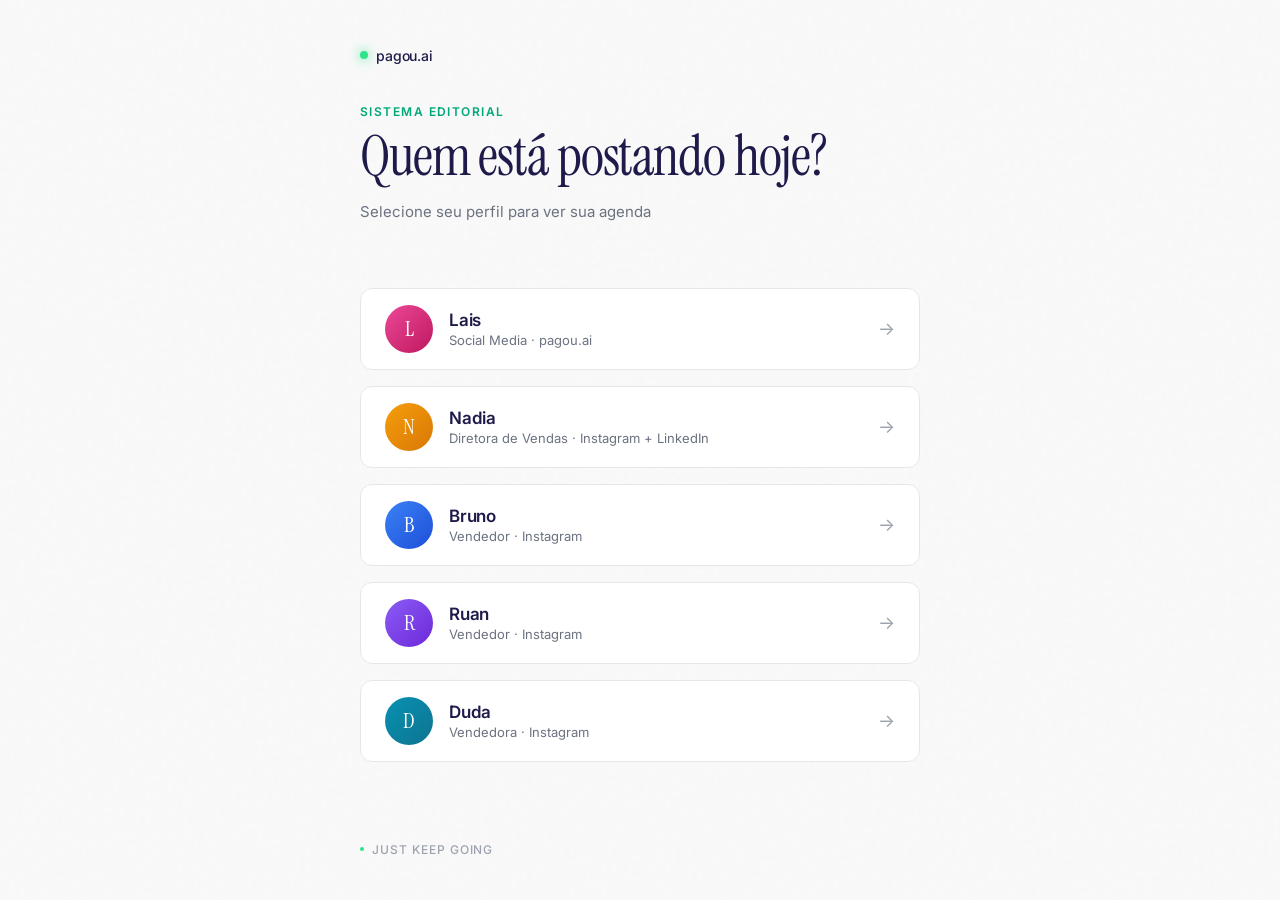
<file: index.html>
<!DOCTYPE html>
<html lang="pt-BR">
<head>
  <meta charset="UTF-8">
  <meta name="viewport" content="width=device-width, initial-scale=1.0">
  <title>Sistema Editorial · pagou.ai</title>
  <link rel="preconnect" href="https://fonts.googleapis.com">
  <link rel="preconnect" href="https://fonts.gstatic.com" crossorigin>
  <link href="https://fonts.googleapis.com/css2?family=Instrument+Serif:ital@0;1&family=Inter:wght@400;500;600;700&display=swap" rel="stylesheet">
  <link rel="stylesheet" href="main.css">
</head>
<body class="login-page">
  <div class="bg-grain"></div>

  <main class="login-container">
    <header class="login-header">
      <div class="brand-mark">
        <span class="brand-dot"></span>
        <span class="brand-name">pagou.ai</span>
      </div>
      <h1 class="login-title">
        <span class="title-eyebrow">Sistema Editorial</span>
        <span class="title-main">Quem está postando hoje?</span>
      </h1>
      <p class="login-subtitle">Selecione seu perfil para ver sua agenda</p>
    </header>

    <div class="users-grid">
      <button class="user-card" data-user="Lais">
        <div class="user-avatar avatar-lais">L</div>
        <div class="user-info">
          <span class="user-name">Lais</span>
          <span class="user-role">Social Media · pagou.ai</span>
        </div>
        <span class="user-arrow">→</span>
      </button>

      <button class="user-card" data-user="Nadia">
        <div class="user-avatar avatar-nadia">N</div>
        <div class="user-info">
          <span class="user-name">Nadia</span>
          <span class="user-role">Diretora de Vendas · Instagram + LinkedIn</span>
        </div>
        <span class="user-arrow">→</span>
      </button>

      <button class="user-card" data-user="Bruno">
        <div class="user-avatar avatar-bruno">B</div>
        <div class="user-info">
          <span class="user-name">Bruno</span>
          <span class="user-role">Vendedor · Instagram</span>
        </div>
        <span class="user-arrow">→</span>
      </button>

      <button class="user-card" data-user="Ruan">
        <div class="user-avatar avatar-ruan">R</div>
        <div class="user-info">
          <span class="user-name">Ruan</span>
          <span class="user-role">Vendedor · Instagram</span>
        </div>
        <span class="user-arrow">→</span>
      </button>

      <button class="user-card" data-user="Duda">
        <div class="user-avatar avatar-duda">D</div>
        <div class="user-info">
          <span class="user-name">Duda</span>
          <span class="user-role">Vendedora · Instagram</span>
        </div>
        <span class="user-arrow">→</span>
      </button>
    </div>

    <footer class="login-footer">
      <span class="footer-dot"></span>
      <span>Just keep going</span>
    </footer>
  </main>

  <script>
    document.querySelectorAll('.user-card').forEach(card => {
      card.addEventListener('click', () => {
        const user = card.dataset.user;
        sessionStorage.setItem('currentUser', user);
        window.location.href = `dashboard.html?user=${encodeURIComponent(user)}`;
      });
    });

    // Stagger entrance animation
    document.querySelectorAll('.user-card').forEach((card, i) => {
      card.style.animationDelay = `${0.2 + i * 0.08}s`;
    });
  </script>
</body>
</html>
</file>
<file: main.css>
/* ============================================
   SISTEMA EDITORIAL pagou.ai
   Editorial · Refined · Mobile-first
   ============================================ */

:root {
  /* Brand colors */
  --pagou-green: #2EE389;
  --pagou-green-dark: #00A878;
  --pagou-navy: #1E1B4B;
  --pagou-navy-soft: #2D2B5E;

  /* Neutrals */
  --bg: #FAFAFA;
  --bg-card: #FFFFFF;
  --bg-elevated: #FFFFFF;
  --border: #E5E7EB;
  --border-strong: #D1D5DB;
  --text: #1F2937;
  --text-muted: #6B7280;
  --text-faint: #9CA3AF;

  /* Status colors */
  --status-idea: #FEF3C7;
  --status-idea-text: #92400E;
  --status-draft: #DBEAFE;
  --status-draft-text: #1E40AF;
  --status-approval: #FED7AA;
  --status-approval-text: #9A3412;
  --status-approved: #D1FAE5;
  --status-approved-text: #065F46;
  --status-scheduled: #E0E7FF;
  --status-scheduled-text: #3730A3;
  --status-published: #2EE389;
  --status-published-text: #064E3B;
  --status-archived: #F3F4F6;
  --status-archived-text: #6B7280;

  /* Spacing */
  --space-xs: 4px;
  --space-sm: 8px;
  --space-md: 16px;
  --space-lg: 24px;
  --space-xl: 40px;
  --space-2xl: 64px;

  /* Radii */
  --radius-sm: 6px;
  --radius-md: 12px;
  --radius-lg: 20px;
  --radius-full: 9999px;

  /* Shadows */
  --shadow-sm: 0 1px 2px rgba(0, 0, 0, 0.04);
  --shadow-md: 0 4px 12px rgba(0, 0, 0, 0.06);
  --shadow-lg: 0 12px 32px rgba(0, 0, 0, 0.08);

  /* Typography */
  --font-display: 'Instrument Serif', Georgia, serif;
  --font-body: 'Inter', -apple-system, system-ui, sans-serif;
}

* {
  margin: 0;
  padding: 0;
  box-sizing: border-box;
}

html, body {
  font-family: var(--font-body);
  background: var(--bg);
  color: var(--text);
  -webkit-font-smoothing: antialiased;
  min-height: 100vh;
}

button {
  font-family: inherit;
  cursor: pointer;
  border: none;
  background: none;
  color: inherit;
}

a {
  color: inherit;
  text-decoration: none;
}

/* ============================================
   Subtle background grain texture
   ============================================ */
.bg-grain {
  position: fixed;
  inset: 0;
  pointer-events: none;
  opacity: 0.4;
  background-image: url("data:image/svg+xml,%3Csvg viewBox='0 0 200 200' xmlns='http://www.w3.org/2000/svg'%3E%3Cfilter id='n'%3E%3CfeTurbulence type='fractalNoise' baseFrequency='0.85'/%3E%3CfeColorMatrix values='0 0 0 0 0  0 0 0 0 0  0 0 0 0 0  0 0 0 0.03 0'/%3E%3C/filter%3E%3Crect width='200' height='200' filter='url(%23n)'/%3E%3C/svg%3E");
  z-index: 0;
}

/* ============================================
   LOGIN PAGE
   ============================================ */
.login-page {
  display: flex;
  align-items: center;
  justify-content: center;
  min-height: 100vh;
  padding: var(--space-lg);
  position: relative;
}

.login-container {
  position: relative;
  z-index: 1;
  width: 100%;
  max-width: 560px;
  display: flex;
  flex-direction: column;
  gap: var(--space-2xl);
  animation: fadeUp 0.6s ease-out;
}

.login-header {
  text-align: left;
}

.brand-mark {
  display: inline-flex;
  align-items: center;
  gap: var(--space-sm);
  margin-bottom: var(--space-xl);
  font-size: 14px;
  font-weight: 500;
  letter-spacing: -0.01em;
}

.brand-dot {
  width: 8px;
  height: 8px;
  border-radius: 50%;
  background: var(--pagou-green);
  box-shadow: 0 0 12px var(--pagou-green);
}

.brand-name {
  color: var(--pagou-navy);
}

.login-title {
  display: flex;
  flex-direction: column;
  gap: var(--space-sm);
  margin-bottom: var(--space-md);
}

.title-eyebrow {
  font-size: 12px;
  font-weight: 600;
  letter-spacing: 0.12em;
  text-transform: uppercase;
  color: var(--pagou-green-dark);
}

.title-main {
  font-family: var(--font-display);
  font-size: clamp(36px, 6vw, 56px);
  font-weight: 400;
  line-height: 1.05;
  color: var(--pagou-navy);
  letter-spacing: -0.02em;
}

.login-subtitle {
  font-size: 15px;
  color: var(--text-muted);
  line-height: 1.5;
}

/* User cards grid */
.users-grid {
  display: flex;
  flex-direction: column;
  gap: var(--space-md);
}

.user-card {
  display: flex;
  align-items: center;
  gap: var(--space-md);
  padding: var(--space-md) var(--space-lg);
  background: var(--bg-card);
  border: 1px solid var(--border);
  border-radius: var(--radius-md);
  transition: all 0.2s ease;
  text-align: left;
  opacity: 0;
  animation: fadeUp 0.5s ease-out forwards;
}

.user-card:hover {
  border-color: var(--pagou-green);
  transform: translateY(-2px);
  box-shadow: var(--shadow-md);
}

.user-card:hover .user-arrow {
  transform: translateX(4px);
  color: var(--pagou-green-dark);
}

.user-avatar {
  width: 48px;
  height: 48px;
  border-radius: 50%;
  display: flex;
  align-items: center;
  justify-content: center;
  font-family: var(--font-display);
  font-size: 22px;
  font-weight: 400;
  color: white;
  flex-shrink: 0;
}

.avatar-lais { background: linear-gradient(135deg, #EC4899, #BE185D); }
.avatar-nadia { background: linear-gradient(135deg, #F59E0B, #D97706); }
.avatar-bruno { background: linear-gradient(135deg, #3B82F6, #1D4ED8); }
.avatar-ruan { background: linear-gradient(135deg, #8B5CF6, #6D28D9); }
.avatar-duda { background: linear-gradient(135deg, #0891B2, #0E7490); }

.user-info {
  flex: 1;
  display: flex;
  flex-direction: column;
  gap: 2px;
  min-width: 0;
}

.user-name {
  font-size: 17px;
  font-weight: 600;
  color: var(--pagou-navy);
  letter-spacing: -0.01em;
}

.user-role {
  font-size: 13px;
  color: var(--text-muted);
}

.user-arrow {
  font-size: 18px;
  color: var(--text-faint);
  transition: all 0.2s ease;
  flex-shrink: 0;
}

.login-footer {
  display: flex;
  align-items: center;
  gap: var(--space-sm);
  font-size: 12px;
  font-weight: 500;
  letter-spacing: 0.08em;
  text-transform: uppercase;
  color: var(--text-faint);
  margin-top: var(--space-md);
}

.footer-dot {
  width: 4px;
  height: 4px;
  border-radius: 50%;
  background: var(--pagou-green);
}

/* ============================================
   DASHBOARD
   ============================================ */
.dashboard-page {
  position: relative;
  padding-bottom: var(--space-2xl);
}

.dashboard-header {
  background: var(--pagou-navy);
  color: white;
  padding: var(--space-md) var(--space-lg) var(--space-2xl);
  position: relative;
  overflow: hidden;
}

.dashboard-header::before {
  content: '';
  position: absolute;
  top: 0;
  left: 0;
  right: 0;
  height: 2px;
  background: linear-gradient(90deg, transparent, var(--pagou-green), transparent);
}

.dashboard-header::after {
  content: '';
  position: absolute;
  width: 400px;
  height: 400px;
  border-radius: 50%;
  background: radial-gradient(circle, rgba(46, 227, 137, 0.15), transparent 60%);
  top: -100px;
  right: -100px;
  pointer-events: none;
}

.header-content {
  position: relative;
  z-index: 1;
  display: flex;
  align-items: center;
  justify-content: space-between;
  max-width: 800px;
  margin: 0 auto var(--space-xl);
}

.header-back {
  font-size: 22px;
  color: white;
  opacity: 0.7;
  transition: opacity 0.2s;
  padding: var(--space-sm);
}

.header-back:hover { opacity: 1; }

.header-brand {
  display: inline-flex;
  align-items: center;
  gap: var(--space-sm);
  font-size: 14px;
  font-weight: 500;
}

.header-brand .brand-name { color: white; }

.header-logout {
  padding: 6px 12px;
  font-size: 12px;
  font-weight: 500;
  color: white;
  background: rgba(255, 255, 255, 0.1);
  border: 1px solid rgba(255, 255, 255, 0.2);
  border-radius: var(--radius-full);
  transition: background 0.2s;
}

.header-logout:hover {
  background: rgba(255, 255, 255, 0.18);
}

.header-greeting {
  position: relative;
  z-index: 1;
  max-width: 800px;
  margin: 0 auto;
}

.greeting-eyebrow {
  font-size: 12px;
  font-weight: 600;
  letter-spacing: 0.12em;
  text-transform: uppercase;
  color: var(--pagou-green);
  display: block;
  margin-bottom: var(--space-sm);
}

.greeting-title {
  font-family: var(--font-display);
  font-size: clamp(32px, 5vw, 48px);
  font-weight: 400;
  line-height: 1.1;
  letter-spacing: -0.02em;
  margin-bottom: var(--space-sm);
}

.greeting-title #userName {
  color: var(--pagou-green);
  font-style: italic;
}

.greeting-subtitle {
  font-size: 14px;
  color: rgba(255, 255, 255, 0.7);
}

/* Dashboard main content */
.dashboard-main {
  max-width: 800px;
  margin: 0 auto;
  padding: var(--space-lg);
  margin-top: calc(var(--space-xl) * -1);
  position: relative;
  z-index: 2;
}

.filters {
  display: flex;
  gap: var(--space-sm);
  margin-bottom: var(--space-lg);
  overflow-x: auto;
  padding-bottom: var(--space-sm);
  scrollbar-width: none;
}

.filters::-webkit-scrollbar { display: none; }

.filter-chip {
  padding: 8px 16px;
  font-size: 13px;
  font-weight: 500;
  color: var(--text-muted);
  background: var(--bg-card);
  border: 1px solid var(--border);
  border-radius: var(--radius-full);
  white-space: nowrap;
  transition: all 0.2s ease;
}

.filter-chip:hover {
  border-color: var(--pagou-green);
  color: var(--pagou-navy);
}

.filter-chip.active {
  background: var(--pagou-navy);
  color: white;
  border-color: var(--pagou-navy);
}

/* Post cards */
.posts-container {
  display: flex;
  flex-direction: column;
  gap: var(--space-md);
}

.post-card {
  background: var(--bg-card);
  border: 1px solid var(--border);
  border-radius: var(--radius-md);
  padding: var(--space-lg);
  cursor: pointer;
  transition: all 0.2s ease;
  position: relative;
  overflow: hidden;
  opacity: 0;
  animation: fadeUp 0.4s ease-out forwards;
}

.post-card:hover {
  border-color: var(--pagou-green);
  transform: translateY(-2px);
  box-shadow: var(--shadow-md);
}

.post-card.published {
  background: linear-gradient(to right, rgba(46, 227, 137, 0.04), transparent);
  border-color: rgba(46, 227, 137, 0.3);
}

.post-card-top {
  display: flex;
  align-items: center;
  justify-content: space-between;
  margin-bottom: var(--space-md);
  flex-wrap: wrap;
  gap: var(--space-sm);
}

.post-date {
  display: flex;
  flex-direction: column;
  gap: 2px;
}

.post-date-day {
  font-family: var(--font-display);
  font-size: 24px;
  font-weight: 400;
  line-height: 1;
  color: var(--pagou-navy);
}

.post-date-month {
  font-size: 11px;
  font-weight: 600;
  letter-spacing: 0.08em;
  text-transform: uppercase;
  color: var(--text-muted);
}

.post-meta-row {
  display: flex;
  gap: var(--space-sm);
  flex-wrap: wrap;
}

.chip {
  padding: 4px 10px;
  font-size: 11px;
  font-weight: 600;
  border-radius: var(--radius-full);
  display: inline-flex;
  align-items: center;
  gap: 4px;
  letter-spacing: 0.02em;
}

.chip-platform {
  background: var(--pagou-navy);
  color: white;
}

.chip-format {
  background: var(--bg);
  color: var(--text-muted);
  border: 1px solid var(--border);
}

.chip-status {
  text-transform: uppercase;
  font-size: 10px;
  letter-spacing: 0.06em;
}

.status-Ideia { background: var(--status-idea); color: var(--status-idea-text); }
.status-Rascunho { background: var(--status-draft); color: var(--status-draft-text); }
.status-Aprovação { background: var(--status-approval); color: var(--status-approval-text); }
.status-Aprovado { background: var(--status-approved); color: var(--status-approved-text); }
.status-Agendado { background: var(--status-scheduled); color: var(--status-scheduled-text); }
.status-Publicado { background: var(--status-published); color: var(--status-published-text); }
.status-Arquivado { background: var(--status-archived); color: var(--status-archived-text); }

.post-theme {
  font-family: var(--font-display);
  font-size: 22px;
  font-weight: 400;
  line-height: 1.25;
  color: var(--pagou-navy);
  letter-spacing: -0.01em;
  margin-bottom: var(--space-md);
}

.post-bottom {
  display: flex;
  align-items: center;
  justify-content: space-between;
  font-size: 12px;
  color: var(--text-muted);
}

.post-pilar {
  display: inline-flex;
  align-items: center;
  gap: 6px;
}

.post-pilar-dot {
  width: 6px;
  height: 6px;
  border-radius: 50%;
  background: var(--pagou-green-dark);
}

.post-cta {
  color: var(--pagou-green-dark);
  font-weight: 500;
}

/* Loading state */
.loading-state {
  display: flex;
  flex-direction: column;
  align-items: center;
  justify-content: center;
  padding: var(--space-2xl);
  gap: var(--space-md);
  color: var(--text-muted);
}

.loading-spinner {
  width: 32px;
  height: 32px;
  border: 3px solid var(--border);
  border-top-color: var(--pagou-green);
  border-radius: 50%;
  animation: spin 0.7s linear infinite;
}

@keyframes spin {
  to { transform: rotate(360deg); }
}

.empty-state {
  text-align: center;
  padding: var(--space-2xl);
  color: var(--text-muted);
}

.empty-state-icon {
  font-size: 56px;
  margin-bottom: var(--space-md);
  opacity: 0.4;
}

.empty-state-title {
  font-family: var(--font-display);
  font-size: 24px;
  color: var(--pagou-navy);
  margin-bottom: var(--space-sm);
}

.empty-state-message {
  font-size: 14px;
  max-width: 320px;
  margin: 0 auto;
  line-height: 1.5;
}

/* ============================================
   MODAL
   ============================================ */
.modal-backdrop {
  display: none;
  position: fixed;
  inset: 0;
  background: rgba(30, 27, 75, 0.6);
  backdrop-filter: blur(8px);
  -webkit-backdrop-filter: blur(8px);
  align-items: flex-end;
  justify-content: center;
  z-index: 100;
  padding: 0;
  animation: fadeIn 0.2s ease-out;
}

.modal-backdrop.open {
  display: flex;
}

@media (min-width: 640px) {
  .modal-backdrop {
    align-items: center;
    padding: var(--space-lg);
  }
}

.modal {
  background: var(--bg-card);
  border-radius: var(--radius-lg) var(--radius-lg) 0 0;
  width: 100%;
  max-width: 640px;
  max-height: 90vh;
  overflow-y: auto;
  position: relative;
  animation: slideUp 0.3s ease-out;
}

@media (min-width: 640px) {
  .modal { border-radius: var(--radius-lg); max-height: 85vh; }
}

.modal-close {
  position: absolute;
  top: var(--space-md);
  right: var(--space-md);
  width: 36px;
  height: 36px;
  border-radius: 50%;
  background: var(--bg);
  color: var(--text-muted);
  font-size: 22px;
  display: flex;
  align-items: center;
  justify-content: center;
  z-index: 10;
  transition: background 0.2s;
}

.modal-close:hover {
  background: var(--border);
  color: var(--text);
}

.modal-content {
  padding: var(--space-xl) var(--space-lg);
}

@media (min-width: 640px) {
  .modal-content { padding: var(--space-2xl); }
}

.modal-header {
  margin-bottom: var(--space-lg);
  padding-bottom: var(--space-lg);
  border-bottom: 1px solid var(--border);
}

.modal-meta-row {
  display: flex;
  flex-wrap: wrap;
  gap: var(--space-sm);
  margin-bottom: var(--space-md);
}

.modal-theme {
  font-family: var(--font-display);
  font-size: clamp(24px, 5vw, 34px);
  font-weight: 400;
  line-height: 1.2;
  color: var(--pagou-navy);
  letter-spacing: -0.02em;
}

.modal-section {
  margin-bottom: var(--space-lg);
}

.modal-section-label {
  font-size: 11px;
  font-weight: 600;
  letter-spacing: 0.1em;
  text-transform: uppercase;
  color: var(--text-muted);
  margin-bottom: var(--space-sm);
  display: flex;
  align-items: center;
  justify-content: space-between;
}

.modal-copy-btn {
  font-size: 11px;
  font-weight: 600;
  color: var(--pagou-green-dark);
  text-transform: none;
  letter-spacing: 0;
  padding: 4px 10px;
  border-radius: var(--radius-full);
  background: rgba(46, 227, 137, 0.1);
  transition: background 0.2s;
}

.modal-copy-btn:hover {
  background: rgba(46, 227, 137, 0.2);
}

.modal-copy-btn.copied {
  background: var(--pagou-green);
  color: white;
}

.modal-text {
  font-size: 15px;
  line-height: 1.6;
  color: var(--text);
  white-space: pre-wrap;
  word-wrap: break-word;
}

.modal-hashtags {
  font-size: 14px;
  color: var(--pagou-green-dark);
  font-weight: 500;
}

.modal-actions {
  display: flex;
  flex-direction: column;
  gap: var(--space-sm);
  margin-top: var(--space-xl);
}

@media (min-width: 640px) {
  .modal-actions { flex-direction: row; }
}

.btn {
  padding: 14px 24px;
  font-size: 15px;
  font-weight: 600;
  border-radius: var(--radius-md);
  transition: all 0.2s ease;
  display: inline-flex;
  align-items: center;
  justify-content: center;
  gap: var(--space-sm);
}

.btn-primary {
  background: linear-gradient(135deg, var(--pagou-green), var(--pagou-green-dark));
  color: white;
  flex: 1;
  box-shadow: 0 4px 12px rgba(46, 227, 137, 0.3);
}

.btn-primary:hover {
  transform: translateY(-1px);
  box-shadow: 0 6px 20px rgba(46, 227, 137, 0.4);
}

.btn-primary:disabled {
  opacity: 0.5;
  cursor: not-allowed;
  transform: none;
}

.btn-secondary {
  background: var(--bg);
  color: var(--text);
  border: 1px solid var(--border);
}

.btn-secondary:hover {
  background: var(--border);
}

.modal-link {
  display: inline-block;
  color: var(--pagou-green-dark);
  font-weight: 500;
  font-size: 14px;
  word-break: break-all;
}

.modal-link:hover {
  text-decoration: underline;
}

.modal-obs {
  background: var(--bg);
  border-left: 3px solid var(--pagou-green);
  padding: var(--space-md);
  border-radius: 0 var(--radius-sm) var(--radius-sm) 0;
  font-size: 13px;
  color: var(--text-muted);
  line-height: 1.5;
}

.modal-obs-text {
  font-size: 13px;
  color: var(--text-muted);
  line-height: 1.5;
  margin-top: 8px;
}

.media-btns {
  display: flex;
  flex-wrap: wrap;
  gap: 8px;
}

.media-btn {
  display: inline-flex;
  align-items: center;
  gap: 6px;
  padding: 8px 14px;
  background: var(--pagou-green);
  color: white;
  font-size: 13px;
  font-weight: 600;
  border-radius: var(--radius-full);
  text-decoration: none;
  transition: all 0.15s ease;
  box-shadow: 0 1px 2px rgba(0, 0, 0, 0.08);
}

.media-btn:hover {
  background: var(--pagou-green-dark);
  transform: translateY(-1px);
  box-shadow: 0 2px 6px rgba(0, 0, 0, 0.12);
}

.media-btn-icon {
  font-size: 14px;
}

.media-btn-label {
  white-space: nowrap;
}

/* Toast */
.toast {
  position: fixed;
  bottom: var(--space-lg);
  left: 50%;
  transform: translateX(-50%);
  background: var(--pagou-navy);
  color: white;
  padding: 14px 24px;
  border-radius: var(--radius-full);
  display: inline-flex;
  align-items: center;
  gap: var(--space-sm);
  font-size: 14px;
  font-weight: 500;
  z-index: 200;
  box-shadow: 0 8px 24px rgba(0, 0, 0, 0.2);
  animation: slideUpFade 0.3s ease-out;
}

.toast-icon {
  color: var(--pagou-green);
  font-weight: 700;
  font-size: 16px;
}

/* ============================================
   ANIMATIONS
   ============================================ */
@keyframes fadeUp {
  from { opacity: 0; transform: translateY(12px); }
  to { opacity: 1; transform: translateY(0); }
}

@keyframes fadeIn {
  from { opacity: 0; }
  to { opacity: 1; }
}

@keyframes slideUp {
  from { transform: translateY(40px); opacity: 0; }
  to { transform: translateY(0); opacity: 1; }
}

@keyframes slideUpFade {
  from { transform: translate(-50%, 30px); opacity: 0; }
  to { transform: translate(-50%, 0); opacity: 1; }
}

/* Error state */
.error-state {
  background: #FEF2F2;
  border: 1px solid #FECACA;
  color: #991B1B;
  padding: var(--space-lg);
  border-radius: var(--radius-md);
  font-size: 14px;
  line-height: 1.5;
}

.error-state strong {
  display: block;
  margin-bottom: var(--space-xs);
}
</file>
